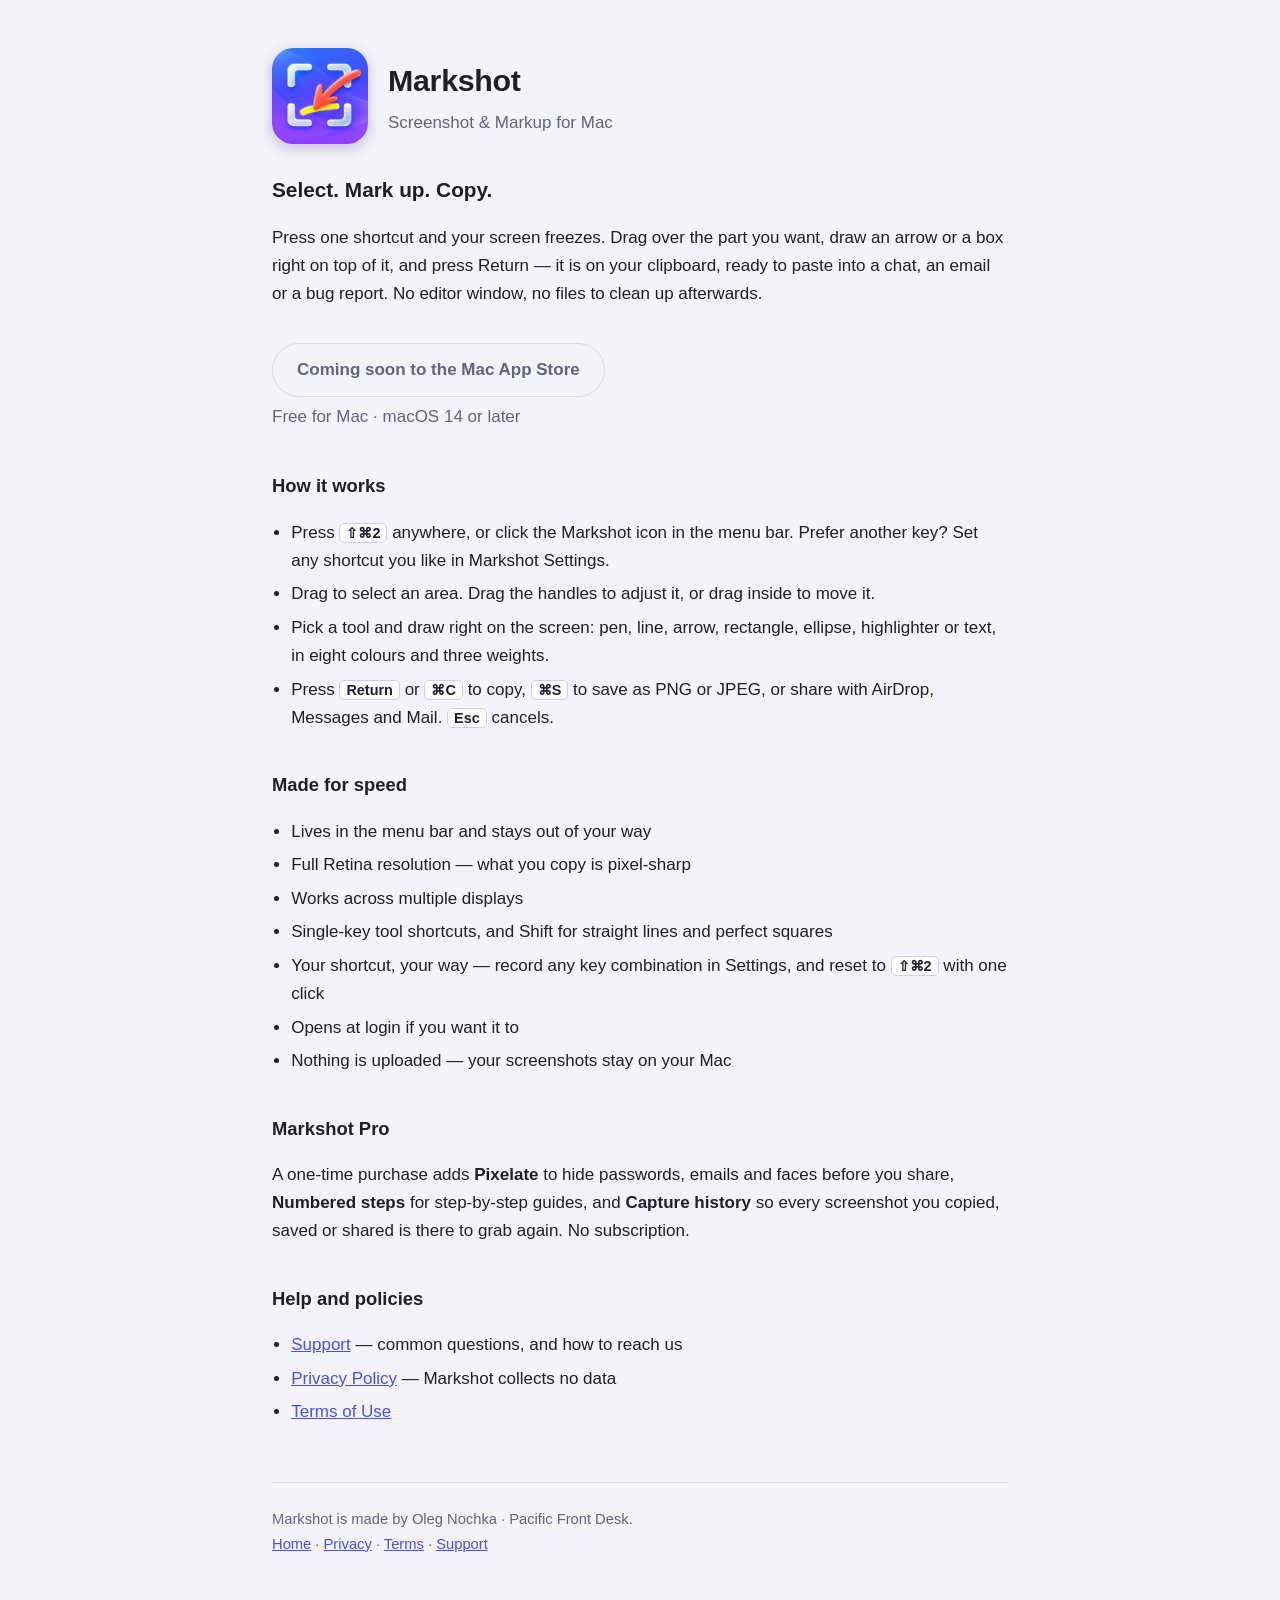
<file: index.html>
<!doctype html>
<html lang="en">
<head>
<meta charset="utf-8">
<meta name="viewport" content="width=device-width, initial-scale=1">
<title>Markshot — Screenshot & Markup for Mac</title>
<meta name="description" content="Select any part of your Mac screen, mark it up with arrows, boxes, text and highlights, and copy it — in seconds.">
<meta property="og:type" content="website">
<meta property="og:url" content="https://pacificfrontdesk.github.io/markshot/">
<meta property="og:title" content="Markshot — Screenshot & Markup for Mac">
<meta property="og:description" content="Select, mark up, copy. A fast screenshot tool that lives in your menu bar.">
<meta property="og:image" content="https://pacificfrontdesk.github.io/markshot/img/icon.jpg">
<meta name="twitter:card" content="summary">
<link rel="icon" href="img/icon.jpg">
<link rel="apple-touch-icon" href="img/icon.jpg">
<link rel="stylesheet" href="style.css">
</head>
<body>
<div class="hero">
  <img class="icon" src="img/icon.jpg" width="96" height="96" alt="Markshot app icon: white crop corners with a red arrow and a yellow highlighter stroke on a blue-violet background">
  <div>
    <h1>Markshot</h1>
    <p class="sub">Screenshot &amp; Markup for Mac</p>
  </div>
</div>

<p class="tagline">Select. Mark up. Copy.</p>
<p>Press one shortcut and your screen freezes. Drag over the part you want, draw an arrow or a box
right on top of it, and press Return — it is on your clipboard, ready to paste into a chat, an
email or a bug report. No editor window, no files to clean up afterwards.</p>
<!-- At launch, replace the line below with:
     <a class="cta" href="https://apps.apple.com/app/idXXXXXXXXXX">Download on the Mac App Store</a> -->
<span class="cta soon">Coming soon to the Mac App Store</span>
<p class="sub">Free for Mac · macOS 14 or later</p>

<h2>How it works</h2>
<ul>
  <li>Press <kbd>⇧⌘2</kbd> anywhere, or click the Markshot icon in the menu bar. Prefer another key? Set any shortcut you like in Markshot Settings.</li>
  <li>Drag to select an area. Drag the handles to adjust it, or drag inside to move it.</li>
  <li>Pick a tool and draw right on the screen: pen, line, arrow, rectangle, ellipse, highlighter or text, in eight colours and three weights.</li>
  <li>Press <kbd>Return</kbd> or <kbd>⌘C</kbd> to copy, <kbd>⌘S</kbd> to save as PNG or JPEG, or share with AirDrop, Messages and Mail. <kbd>Esc</kbd> cancels.</li>
</ul>

<h2>Made for speed</h2>
<ul>
  <li>Lives in the menu bar and stays out of your way</li>
  <li>Full Retina resolution — what you copy is pixel-sharp</li>
  <li>Works across multiple displays</li>
  <li>Single-key tool shortcuts, and Shift for straight lines and perfect squares</li>
  <li>Your shortcut, your way — record any key combination in Settings, and reset to <kbd>⇧⌘2</kbd> with one click</li>
  <li>Opens at login if you want it to</li>
  <li>Nothing is uploaded — your screenshots stay on your Mac</li>
</ul>

<h2>Markshot Pro</h2>
<p>A one-time purchase adds <strong>Pixelate</strong> to hide passwords, emails and faces before
you share, <strong>Numbered steps</strong> for step-by-step guides, and <strong>Capture
history</strong> so every screenshot you copied, saved or shared is there to grab again.
No subscription.</p>

<h2>Help and policies</h2>
<ul>
  <li><a href="./support.html">Support</a> — common questions, and how to reach us</li>
  <li><a href="./privacy.html">Privacy Policy</a> — Markshot collects no data</li>
  <li><a href="./terms.html">Terms of Use</a></li>
</ul>
<footer>
  Markshot is made by Oleg Nochka · Pacific Front Desk.<br>
  <a href="./">Home</a> · <a href="./privacy.html">Privacy</a> · <a href="./terms.html">Terms</a> · <a href="./support.html">Support</a>
</footer>
</body>
</html>
</file>
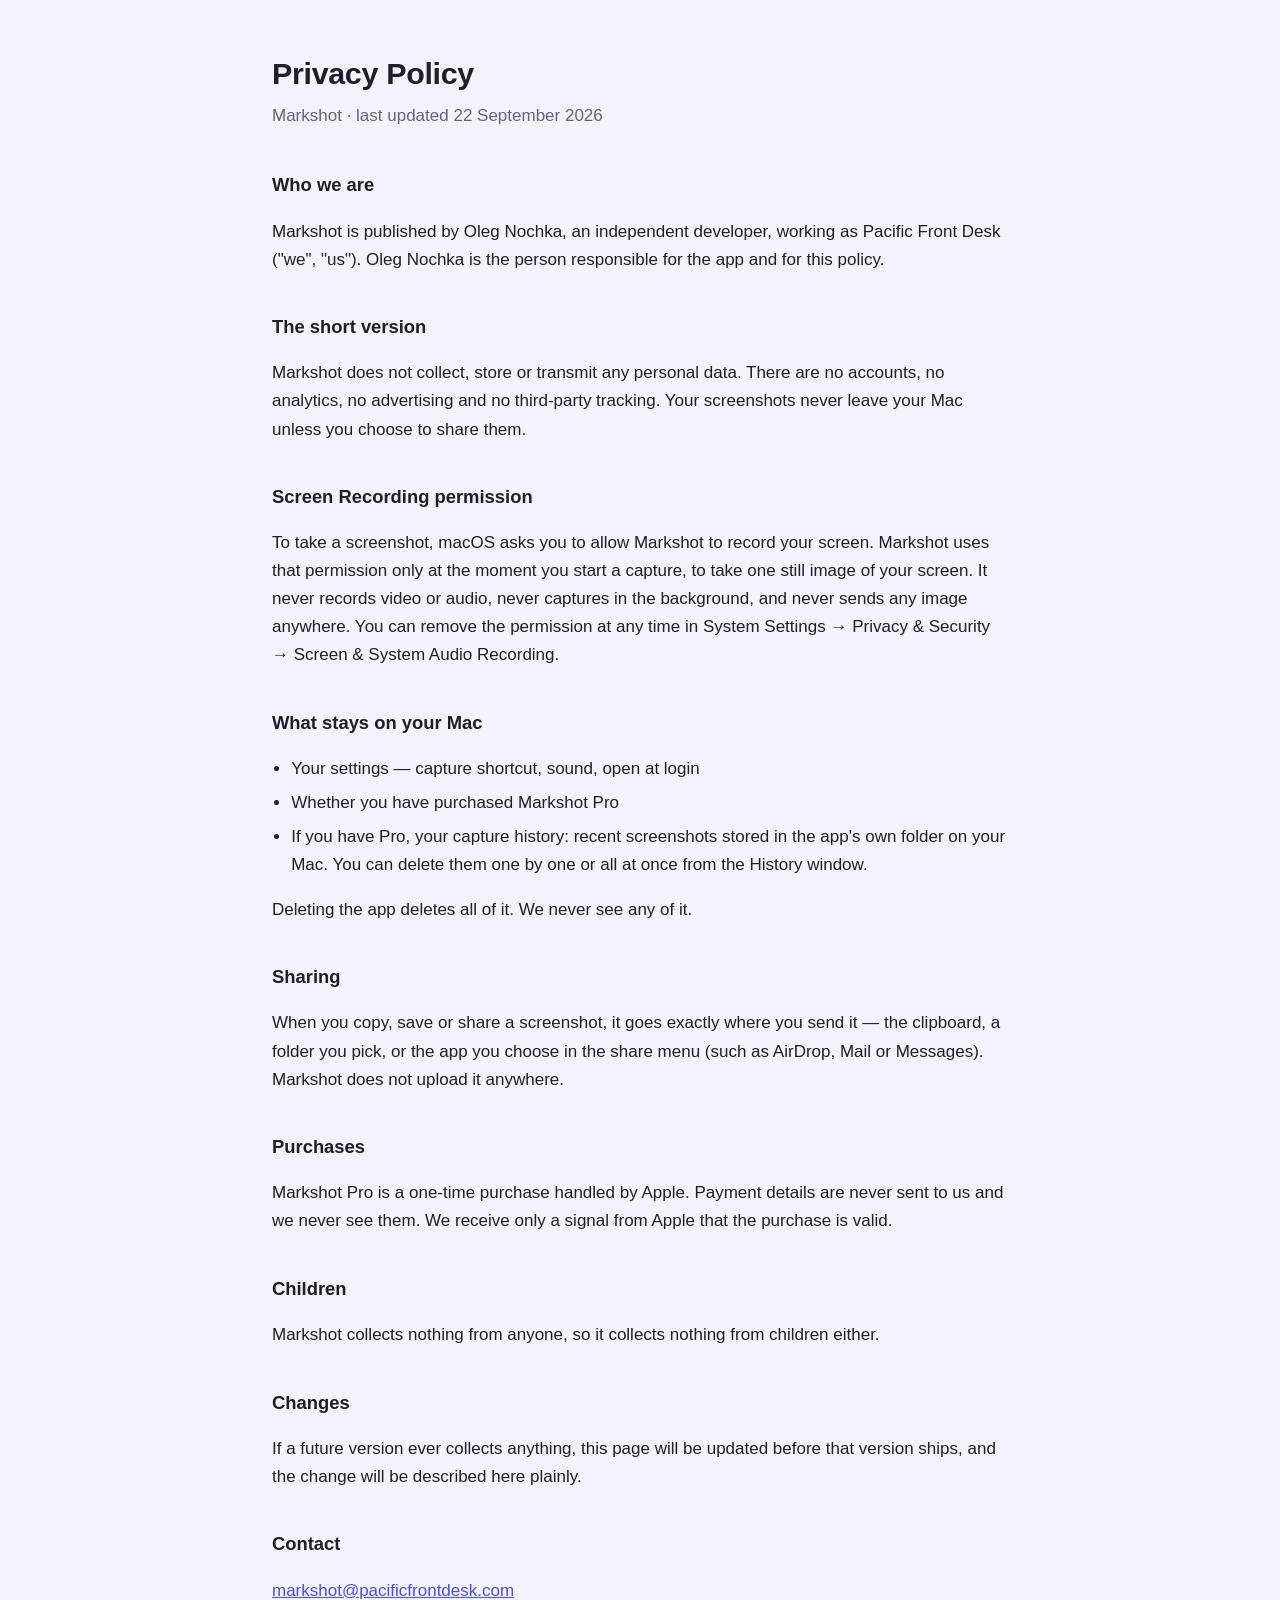
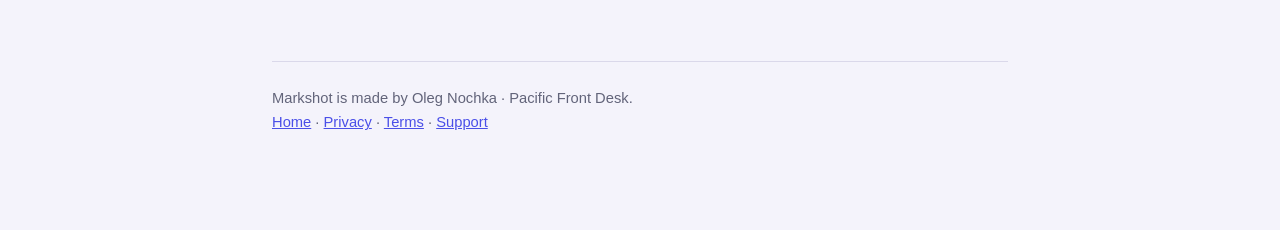
<file: privacy.html>
<!doctype html>
<html lang="en">
<head>
<meta charset="utf-8">
<meta name="viewport" content="width=device-width, initial-scale=1">
<title>Privacy Policy — Markshot</title>
<link rel="icon" href="img/icon.jpg">
<link rel="stylesheet" href="style.css">
</head>
<body>
<h1>Privacy Policy</h1>
<p class="sub">Markshot · last updated 22 September 2026</p>
<h2>Who we are</h2>
<p>Markshot is published by Oleg Nochka, an independent developer, working as Pacific Front
Desk ("we", "us"). Oleg Nochka is the person responsible for the app and for this policy.</p>

<h2>The short version</h2>
<p>Markshot does not collect, store or transmit any personal data. There are no accounts, no
analytics, no advertising and no third-party tracking. Your screenshots never leave your Mac
unless you choose to share them.</p>

<h2>Screen Recording permission</h2>
<p>To take a screenshot, macOS asks you to allow Markshot to record your screen. Markshot uses
that permission only at the moment you start a capture, to take one still image of your
screen. It never records video or audio, never captures in the background, and never sends any
image anywhere. You can remove the permission at any time in System Settings → Privacy &amp;
Security → Screen &amp; System Audio Recording.</p>

<h2>What stays on your Mac</h2>
<ul>
  <li>Your settings — capture shortcut, sound, open at login</li>
  <li>Whether you have purchased Markshot Pro</li>
  <li>If you have Pro, your capture history: recent screenshots stored in the app's own folder on your Mac. You can delete them one by one or all at once from the History window.</li>
</ul>
<p>Deleting the app deletes all of it. We never see any of it.</p>

<h2>Sharing</h2>
<p>When you copy, save or share a screenshot, it goes exactly where you send it — the
clipboard, a folder you pick, or the app you choose in the share menu (such as AirDrop, Mail
or Messages). Markshot does not upload it anywhere.</p>

<h2>Purchases</h2>
<p>Markshot Pro is a one-time purchase handled by Apple. Payment details are never sent to us
and we never see them. We receive only a signal from Apple that the purchase is valid.</p>

<h2>Children</h2>
<p>Markshot collects nothing from anyone, so it collects nothing from children either.</p>

<h2>Changes</h2>
<p>If a future version ever collects anything, this page will be updated before that version
ships, and the change will be described here plainly.</p>

<h2>Contact</h2>
<p><a href="mailto:markshot@pacificfrontdesk.com">markshot@pacificfrontdesk.com</a></p>
<footer>
  Markshot is made by Oleg Nochka · Pacific Front Desk.<br>
  <a href="./">Home</a> · <a href="./privacy.html">Privacy</a> · <a href="./terms.html">Terms</a> · <a href="./support.html">Support</a>
</footer>
</body>
</html>
</file>
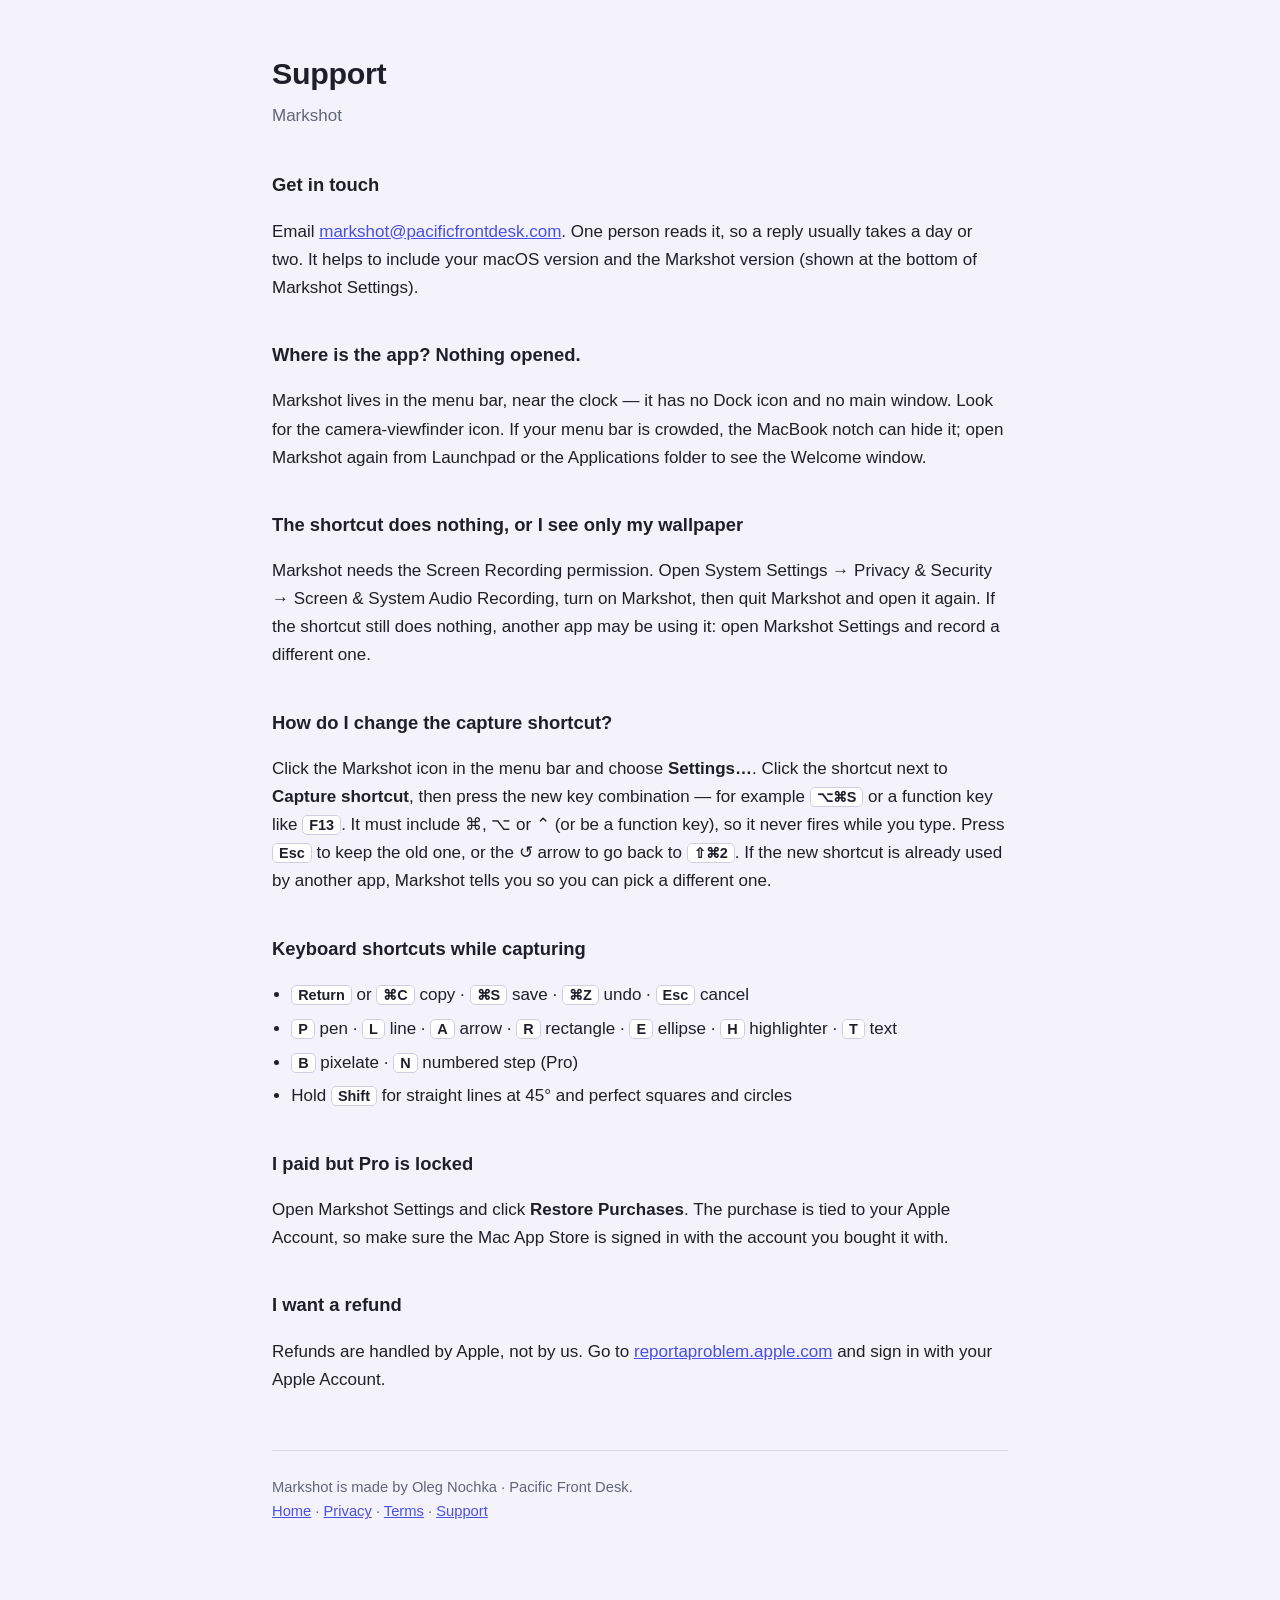
<file: support.html>
<!doctype html>
<html lang="en">
<head>
<meta charset="utf-8">
<meta name="viewport" content="width=device-width, initial-scale=1">
<title>Support — Markshot</title>
<link rel="icon" href="img/icon.jpg">
<link rel="stylesheet" href="style.css">
</head>
<body>
<h1>Support</h1>
<p class="sub">Markshot</p>
<h2>Get in touch</h2>
<p>Email <a href="mailto:markshot@pacificfrontdesk.com">markshot@pacificfrontdesk.com</a>. One person
reads it, so a reply usually takes a day or two. It helps to include your macOS version and
the Markshot version (shown at the bottom of Markshot Settings).</p>

<h2>Where is the app? Nothing opened.</h2>
<p>Markshot lives in the menu bar, near the clock — it has no Dock icon and no main window.
Look for the camera-viewfinder icon. If your menu bar is crowded, the MacBook notch can hide
it; open Markshot again from Launchpad or the Applications folder to see the Welcome window.</p>

<h2>The shortcut does nothing, or I see only my wallpaper</h2>
<p>Markshot needs the Screen Recording permission. Open System Settings → Privacy &amp; Security
→ Screen &amp; System Audio Recording, turn on Markshot, then quit Markshot and open it again.
If the shortcut still does nothing, another app may be using it: open Markshot Settings and
record a different one.</p>

<h2>How do I change the capture shortcut?</h2>
<p>Click the Markshot icon in the menu bar and choose <strong>Settings…</strong>. Click the
shortcut next to <strong>Capture shortcut</strong>, then press the new key combination — for
example <kbd>⌥⌘S</kbd> or a function key like <kbd>F13</kbd>. It must include ⌘, ⌥ or ⌃ (or be a
function key), so it never fires while you type. Press <kbd>Esc</kbd> to keep the old one, or
the ↺ arrow to go back to <kbd>⇧⌘2</kbd>. If the new shortcut is already used by another app,
Markshot tells you so you can pick a different one.</p>

<h2>Keyboard shortcuts while capturing</h2>
<ul>
  <li><kbd>Return</kbd> or <kbd>⌘C</kbd> copy · <kbd>⌘S</kbd> save · <kbd>⌘Z</kbd> undo · <kbd>Esc</kbd> cancel</li>
  <li><kbd>P</kbd> pen · <kbd>L</kbd> line · <kbd>A</kbd> arrow · <kbd>R</kbd> rectangle · <kbd>E</kbd> ellipse · <kbd>H</kbd> highlighter · <kbd>T</kbd> text</li>
  <li><kbd>B</kbd> pixelate · <kbd>N</kbd> numbered step (Pro)</li>
  <li>Hold <kbd>Shift</kbd> for straight lines at 45° and perfect squares and circles</li>
</ul>

<h2>I paid but Pro is locked</h2>
<p>Open Markshot Settings and click <strong>Restore Purchases</strong>. The purchase is tied to
your Apple Account, so make sure the Mac App Store is signed in with the account you bought it with.</p>

<h2>I want a refund</h2>
<p>Refunds are handled by Apple, not by us. Go to
<a href="https://reportaproblem.apple.com">reportaproblem.apple.com</a> and sign in with your
Apple Account.</p>
<footer>
  Markshot is made by Oleg Nochka · Pacific Front Desk.<br>
  <a href="./">Home</a> · <a href="./privacy.html">Privacy</a> · <a href="./terms.html">Terms</a> · <a href="./support.html">Support</a>
</footer>
</body>
</html>
</file>
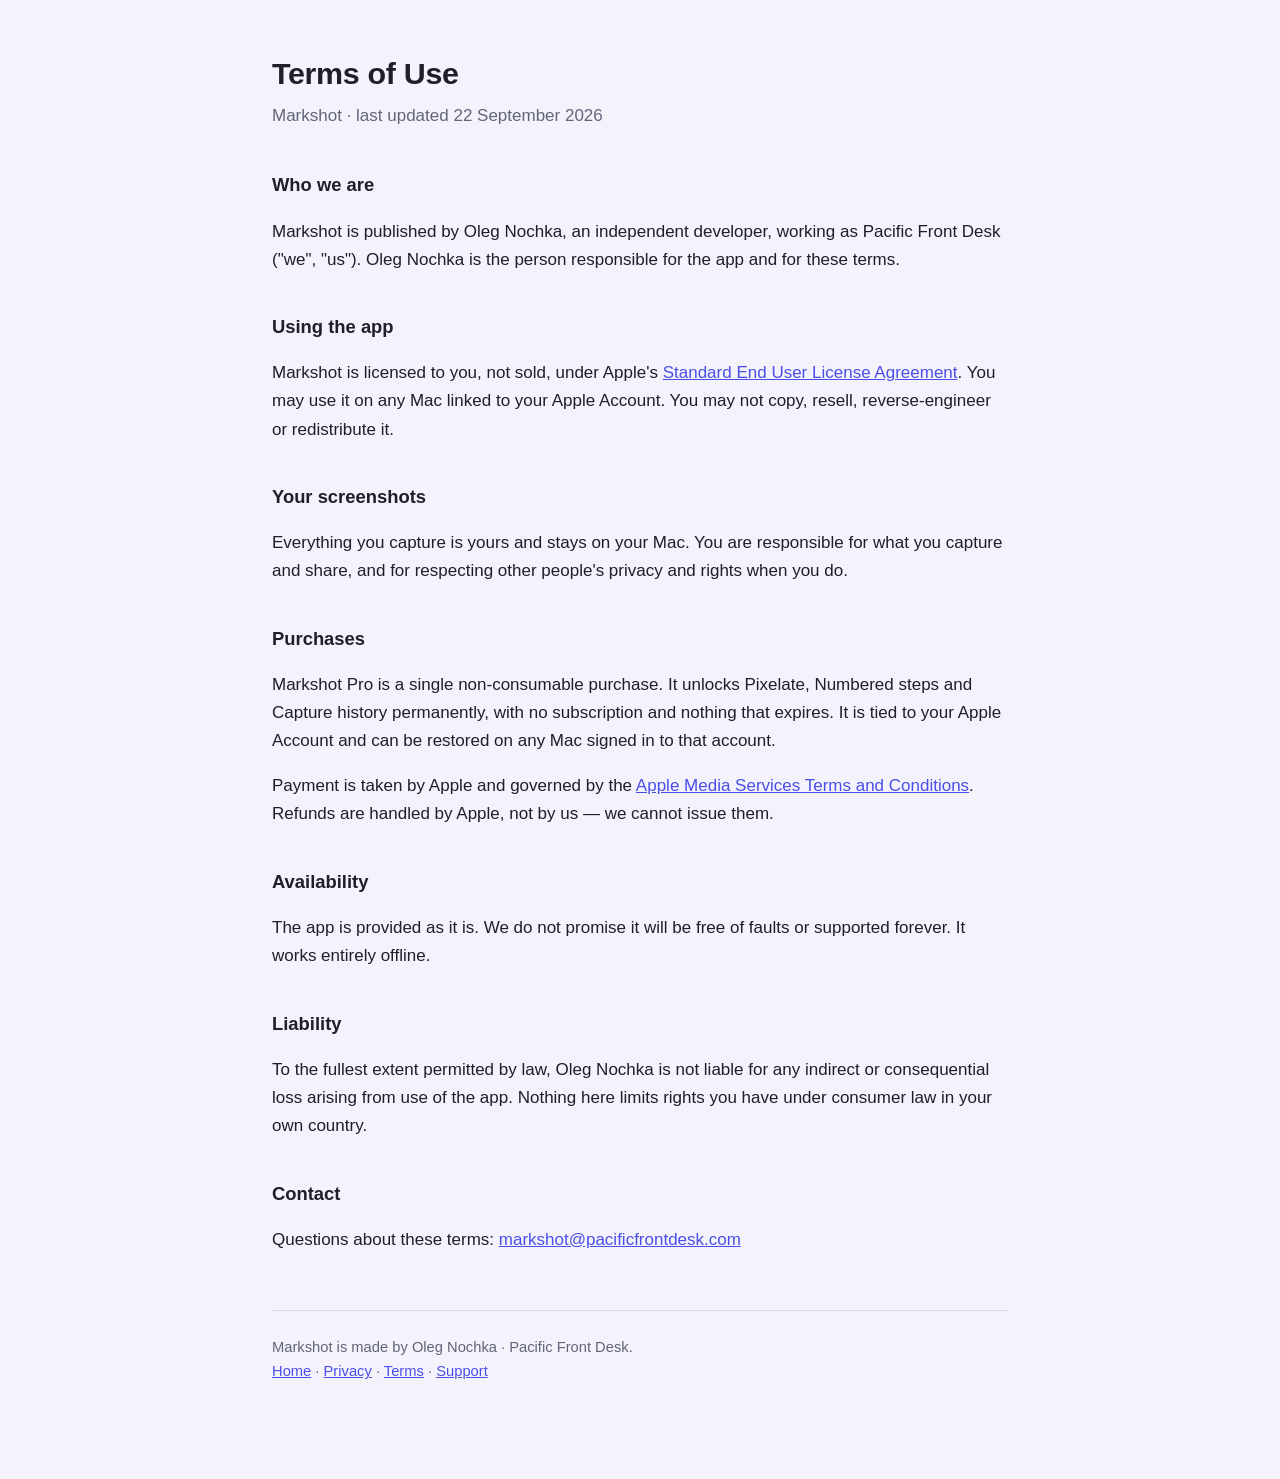
<file: terms.html>
<!doctype html>
<html lang="en">
<head>
<meta charset="utf-8">
<meta name="viewport" content="width=device-width, initial-scale=1">
<title>Terms of Use — Markshot</title>
<link rel="icon" href="img/icon.jpg">
<link rel="stylesheet" href="style.css">
</head>
<body>
<h1>Terms of Use</h1>
<p class="sub">Markshot · last updated 22 September 2026</p>
<h2>Who we are</h2>
<p>Markshot is published by Oleg Nochka, an independent developer, working as Pacific Front
Desk ("we", "us"). Oleg Nochka is the person responsible for the app and for these terms.</p>

<h2>Using the app</h2>
<p>Markshot is licensed to you, not sold, under Apple's
<a href="https://www.apple.com/legal/internet-services/itunes/dev/stdeula/">Standard End User
License Agreement</a>. You may use it on any Mac linked to your Apple Account. You may not copy,
resell, reverse-engineer or redistribute it.</p>

<h2>Your screenshots</h2>
<p>Everything you capture is yours and stays on your Mac. You are responsible for what you
capture and share, and for respecting other people's privacy and rights when you do.</p>

<h2>Purchases</h2>
<p>Markshot Pro is a single non-consumable purchase. It unlocks Pixelate, Numbered steps and
Capture history permanently, with no subscription and nothing that expires. It is tied to your
Apple Account and can be restored on any Mac signed in to that account.</p>
<p>Payment is taken by Apple and governed by the
<a href="https://www.apple.com/legal/internet-services/itunes/">Apple Media Services Terms and
Conditions</a>. Refunds are handled by Apple, not by us — we cannot issue them.</p>

<h2>Availability</h2>
<p>The app is provided as it is. We do not promise it will be free of faults or supported
forever. It works entirely offline.</p>

<h2>Liability</h2>
<p>To the fullest extent permitted by law, Oleg Nochka is not liable for any indirect or
consequential loss arising from use of the app. Nothing here limits rights you have under
consumer law in your own country.</p>

<h2>Contact</h2>
<p>Questions about these terms:
<a href="mailto:markshot@pacificfrontdesk.com">markshot@pacificfrontdesk.com</a></p>
<footer>
  Markshot is made by Oleg Nochka · Pacific Front Desk.<br>
  <a href="./">Home</a> · <a href="./privacy.html">Privacy</a> · <a href="./terms.html">Terms</a> · <a href="./support.html">Support</a>
</footer>
</body>
</html>
</file>
<file: style.css>
:root { color-scheme: light dark; }
body {
  margin: 0 auto; padding: 48px 24px 96px; max-width: 46rem;
  font: 17px/1.65 -apple-system, BlinkMacSystemFont, "Segoe UI", Roboto, sans-serif;
  color: #1E1F2B; background: #F4F3FB;
}
h1 { font-size: 1.9rem; letter-spacing: -0.01em; margin: 0 0 0.25rem; }
h2 { font-size: 1.15rem; margin: 2.4rem 0 0.6rem; }
.sub { color: #62647A; margin: 0 0 2.5rem; }
.hero .sub { margin: 0.1rem 0 0; }
ul { padding-left: 1.2rem; }
li { margin: 0.35rem 0; }
a { color: #4A4FE8; }
kbd { font: 600 0.85em -apple-system, sans-serif; padding: 1px 6px; border-radius: 5px;
      border: 1px solid #CFCDE3; background: #FFFFFF; }
footer { margin-top: 3.5rem; padding-top: 1.5rem; border-top: 1px solid #DAD8EA; color: #62647A; font-size: 0.92rem; }
.hero { display: flex; align-items: center; gap: 20px; margin-bottom: 1.8rem; }
.icon { width: 96px; height: 96px; border-radius: 22%; flex: 0 0 auto; box-shadow: 0 4px 14px rgba(40, 30, 120, 0.25); }
.tagline { font-size: 1.3rem; font-weight: 650; margin: 0 0 0.5rem; }
.cta { display: inline-block; margin: 1.1rem 0 0.4rem; padding: 12px 24px; border-radius: 999px;
       background: linear-gradient(135deg, #3A48F5, #943AE6); color: #fff; font-weight: 600; text-decoration: none; }
.cta.soon { background: transparent; color: #62647A; border: 1.5px solid #DAD8EA; cursor: default; }
.shots { display: flex; gap: 16px; margin: 2rem -24px 0; padding: 6px 24px 18px; overflow-x: auto; scroll-snap-type: x mandatory; }
.shots img { width: 420px; max-width: 85vw; height: auto; flex: 0 0 auto; border-radius: 10px; scroll-snap-align: start;
             box-shadow: 0 6px 20px rgba(40, 30, 120, 0.18); }
@media (prefers-color-scheme: dark) {
  body { color: #ECECF4; background: #17171F; }
  .sub, footer { color: #9A9CB3; }
  footer { border-top-color: #2E2E3C; }
  a { color: #8E93FF; }
  kbd { border-color: #3A3A4C; background: #24242F; }
  .cta.soon { color: #9A9CB3; border-color: #2E2E3C; }
  .shots img { box-shadow: 0 6px 20px rgba(0, 0, 0, 0.5); }
}
</file>
